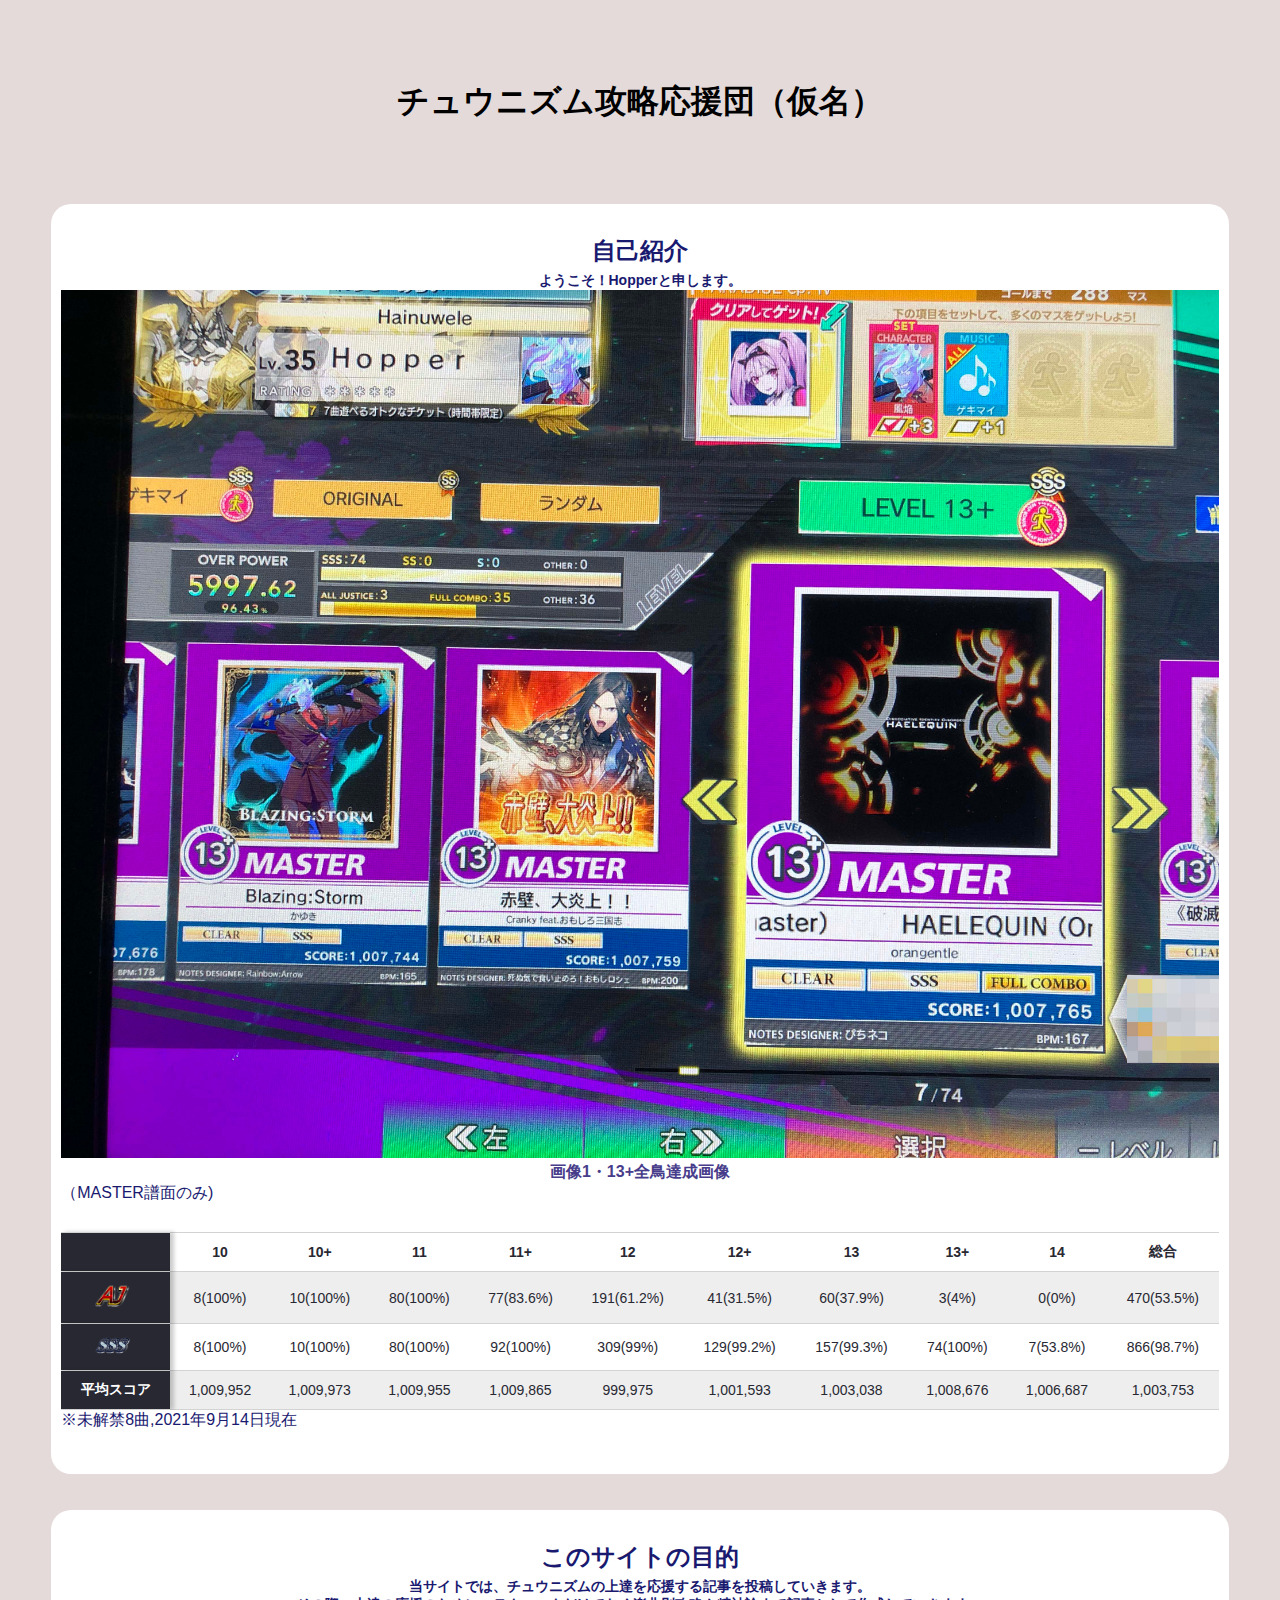
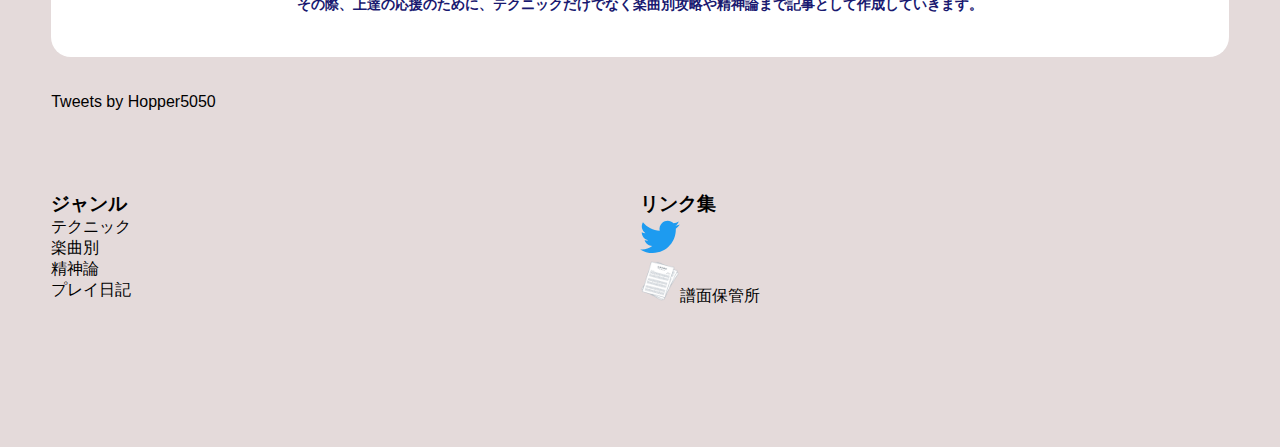
<file: index.html>
<!DOCTYPE html>
<html lang="ja">
    <head>
        <meta charset="UTF-8">
        <meta name="viewport" content="width=device-width">
        <title>チュウニズム攻略応援団（仮名）</title>
        <link rel="stylesheet" href="style.css">
        <link rel="icon" href="favicon.ico">
    </head>

    <body>
        <h1 id="title">チュウニズム攻略応援団（仮名）</h1>
        <main class="container">
            <section class="intro">
                <h2>自己紹介</h2>
                <p>ようこそ！Hopperと申します。</p>
                <div id="sss">
                    <img  class="phone" src="JPEG/AllSSS.jpg" alt="全曲トリプルS達成">
                </div>
                <p class="imgexp">画像1・13+全鳥達成画像</p>
                <p>（MASTER譜面のみ)</p>

                <div class="table-wrapper">
                <table class="table">
                    <thead>
                        <tr>
                            <th></th>
                            <th>10</th>
                            <th>10+</th>
                            <th>11</th>
                            <th>11+</th>
                            <th>12</th>
                            <th>12+</th>
                            <th>13</th>
                            <th>13+</th>
                            <th>14</th>
                            <th><span>総合</span></th>
                        </tr>
                    </thead>
                    <tbody>
                        <tr>
                            <th>
                                <img src="JPEG/AJ.png" alt="AJ">
                            </th>
                            <td>8(100%)</td>
                            <td>10(100%)</td>
                            <td>80(100%)</td>
                            <td>77(83.6%)</td>
                            <td>191(61.2%)</td>
                            <td>41(31.5%)</td>
                            <td>60(37.9%)</td>
                            <td>3(4%)</td>
                            <td>0(0%)</td>
                            <td>470(53.5%)</td>
                        </tr>
                        <tr>
                            <th><img src="JPEG/SSS.png" alt="SSS"></th>
                            <td>8(100%)</td>
                            <td>10(100%)</td>
                            <td>80(100%)</td>
                            <td>92(100%)</td>
                            <td>309(99%)</td>
                            <td>129(99.2%)</td>
                            <td>157(99.3%)</td>
                            <td>74(100%)</td>
                            <td>7(53.8%)</td>
                            <td>866(98.7%)</td>
                        </tr>
                        <tr>
                            <th>平均スコア</th>
                            <td>1,009,952</td>
                            <td>1,009,973</td>
                            <td>1,009,955</td>
                            <td>1,009,865</td>
                            <td>999,975</td>
                            <td>1,001,593</td>
                            <td>1,003,038</td>
                            <td>1,008,676</td>
                            <td>1,006,687</td>
                            <td>1,003,753</td>
                        </tr>
                    </tbody>
                </table>
                </div>
                <p>※未解禁8曲,2021年9月14日現在</p>
            </section>

            <section class="object">
                <h2>このサイトの目的</h2>
                <p>当サイトでは、チュウニズムの上達を応援する記事を投稿していきます。<br>
                    その際、上達の応援のために、テクニックだけでなく楽曲別攻略や精神論まで記事として作成していきます。
                </p>
            </section>

            <a class="twitter-timeline" data-width="400" data-height="600" data-theme="light" href="https://twitter.com/Hopper5050?ref_src=twsrc%5Etfw">Tweets by Hopper5050</a> <script async src="https://platform.twitter.com/widgets.js" charset="utf-8"></script>
        </main>

        <footer class="footer container">
            <nav class="menus">
                <div class="menu-genre">
                    <h3>ジャンル</h3>
                    <ul>
                        <li><a href="#">テクニック</a></li>
                        <li><a href="#">楽曲別</a></li>
                        <li><a href="#">精神論</a></li>
                        <li><a href="#">プレイ日記</a></li>
                    </ul>
                </div>

                <div class="menu-sns">
                    <h3>リンク集</h3>
                    <ul>
                        <li><a href="https://twitter.com/Hopper5050"><img src="Logo blue.svg" alt="Twitter" width="40px" height="40px"></a></li>
                        <li><a href="https://sdvx.in/chunithm.html"><img src="JPEG/gakufu.png" alt="譜面保管所" width="40px" height="40px"></a>譜面保管所</li>
                    </ul>
                </div>

            </nav>

        </footer>
    </body>
</html>
</file>
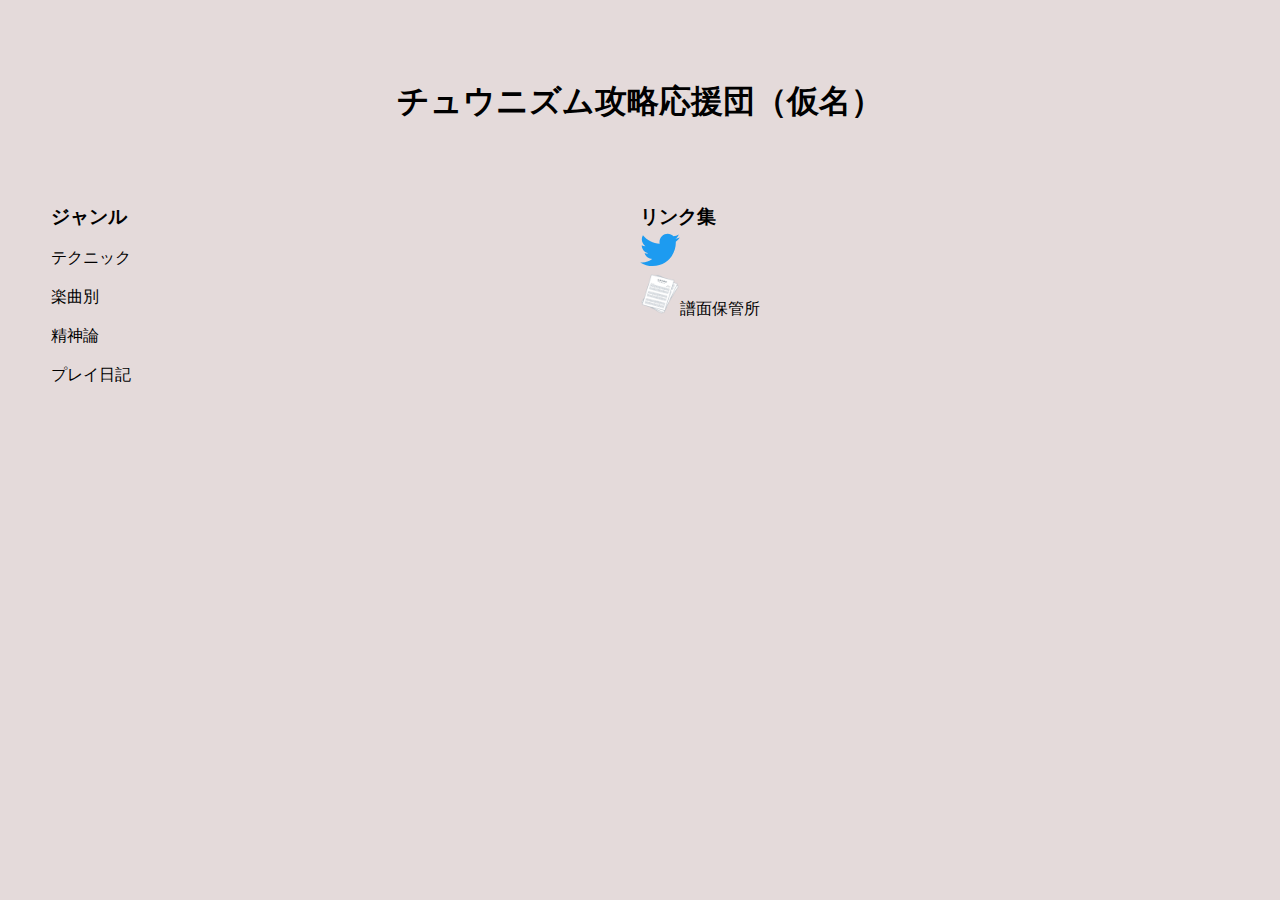
<file: indexdiary.html>
<!DOCTYPE html>
<html lang="ja">
    <head>
        <meta charset="UTF-8">
        <meta name="viewport" content="width=device-width">
        <title>チュウニズム攻略応援団（仮名）</title>
        <link rel="stylesheet" href="style.css">
        <link rel="icon" href="favicon.ico">
    </head>

    <body>
        <h1 id="title"><a href="index.html">チュウニズム攻略応援団（仮名）</a></h1>
        <main class="container">


        </main>

        <footer class="footer container">
            <nav class="menus">
                <div class="menu-genre">
                    <h3>ジャンル</h3><br>
                    <ul>
                        <li><a href="indextech.html">テクニック</a></li><br>
                        <li><a href="indexsong.html">楽曲別</a></li><br>
                        <li><a href="indexmental.html">精神論</a></li><br>
                        <li><a href="indexdiary.html">プレイ日記</a></li>
                    </ul>
                </div>

                <div class="menu-sns">
                    <h3>リンク集</h3>
                    <ul>
                        <li><a href="https://twitter.com/Hopper5050"><img src="Logo blue.svg" alt="Twitter" width="40px" height="40px"></a></li>
                        <li><a href="https://sdvx.in/chunithm.html"><img src="JPEG/gakufu.png" alt="譜面保管所" width="40px" height="40px"></a>譜面保管所</li>
                    </ul>
                </div>

            </nav>

        </footer>
    </body>
</html>
</file>
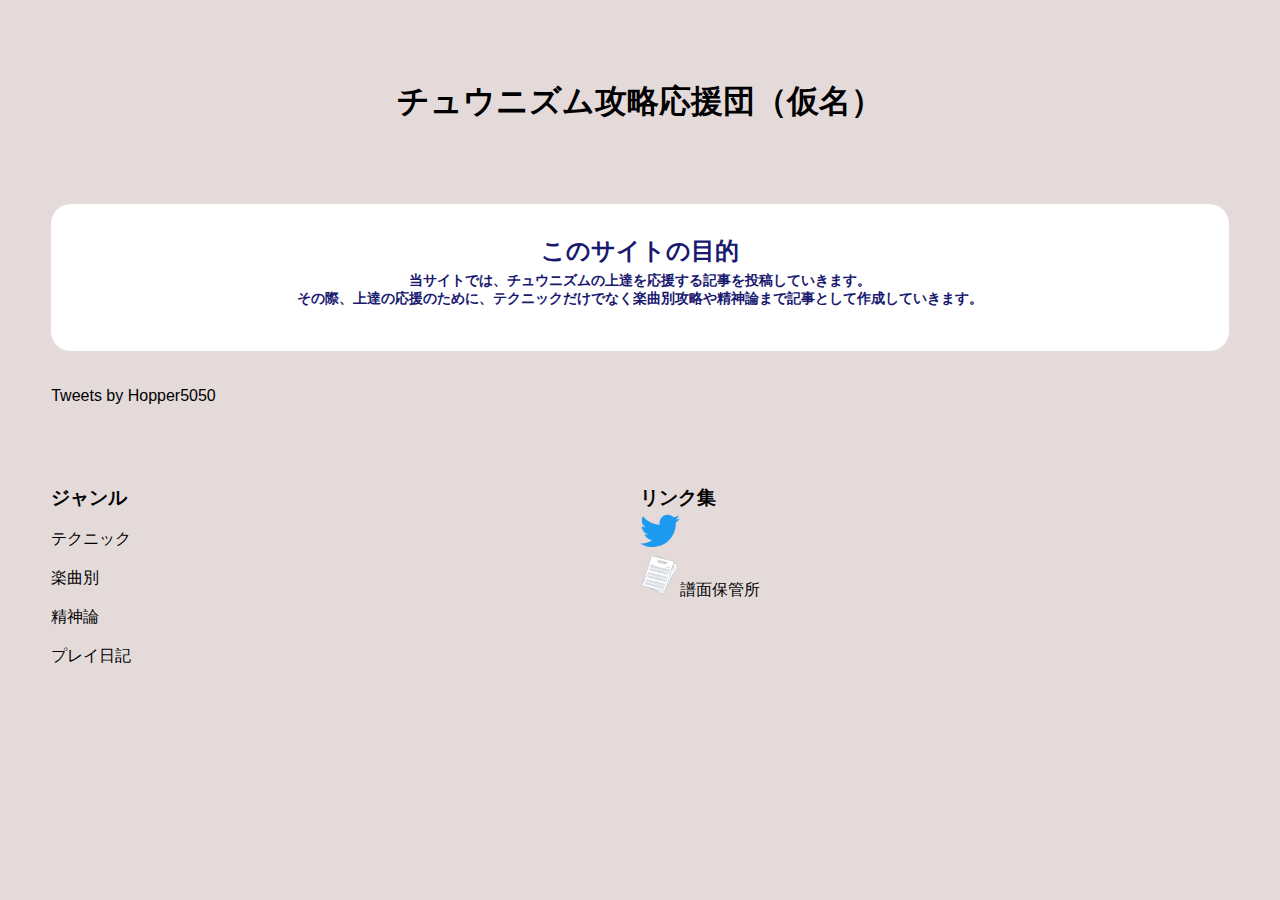
<file: indexmental.html>
<!DOCTYPE html>
<html lang="ja">
    <head>
        <meta charset="UTF-8">
        <meta name="viewport" content="width=device-width">
        <title>チュウニズム攻略応援団（仮名）</title>
        <link rel="stylesheet" href="style.css">
        <link rel="icon" href="favicon.ico">
    </head>

    <body>
        <h1 id="title"><a href="index.html">チュウニズム攻略応援団（仮名）</a></h1>
        <main class="container">

            <section class="object">
                <h2>このサイトの目的</h2>
                <p>当サイトでは、チュウニズムの上達を応援する記事を投稿していきます。<br>
                    その際、上達の応援のために、テクニックだけでなく楽曲別攻略や精神論まで記事として作成していきます。
                </p>
            </section>

            <a class="twitter-timeline" data-width="400" data-height="600" data-theme="light" href="https://twitter.com/Hopper5050?ref_src=twsrc%5Etfw">Tweets by Hopper5050</a> <script async src="https://platform.twitter.com/widgets.js" charset="utf-8"></script>
        </main>

        <footer class="footer container">
            <nav class="menus">
                <div class="menu-genre">
                    <h3>ジャンル</h3><br>
                    <ul>
                        <li><a href="indextech.html">テクニック</a></li><br>
                        <li><a href="indexsong.html">楽曲別</a></li><br>
                        <li><a href="indexmental.html">精神論</a></li><br>
                        <li><a href="indexdiary.html">プレイ日記</a></li>
                    </ul>
                </div>

                <div class="menu-sns">
                    <h3>リンク集</h3>
                    <ul>
                        <li><a href="https://twitter.com/Hopper5050"><img src="Logo blue.svg" alt="Twitter" width="40px" height="40px"></a></li>
                        <li><a href="https://sdvx.in/chunithm.html"><img src="JPEG/gakufu.png" alt="譜面保管所" width="40px" height="40px"></a>譜面保管所</li>
                    </ul>
                </div>

            </nav>

        </footer>
    </body>
</html>
</file>
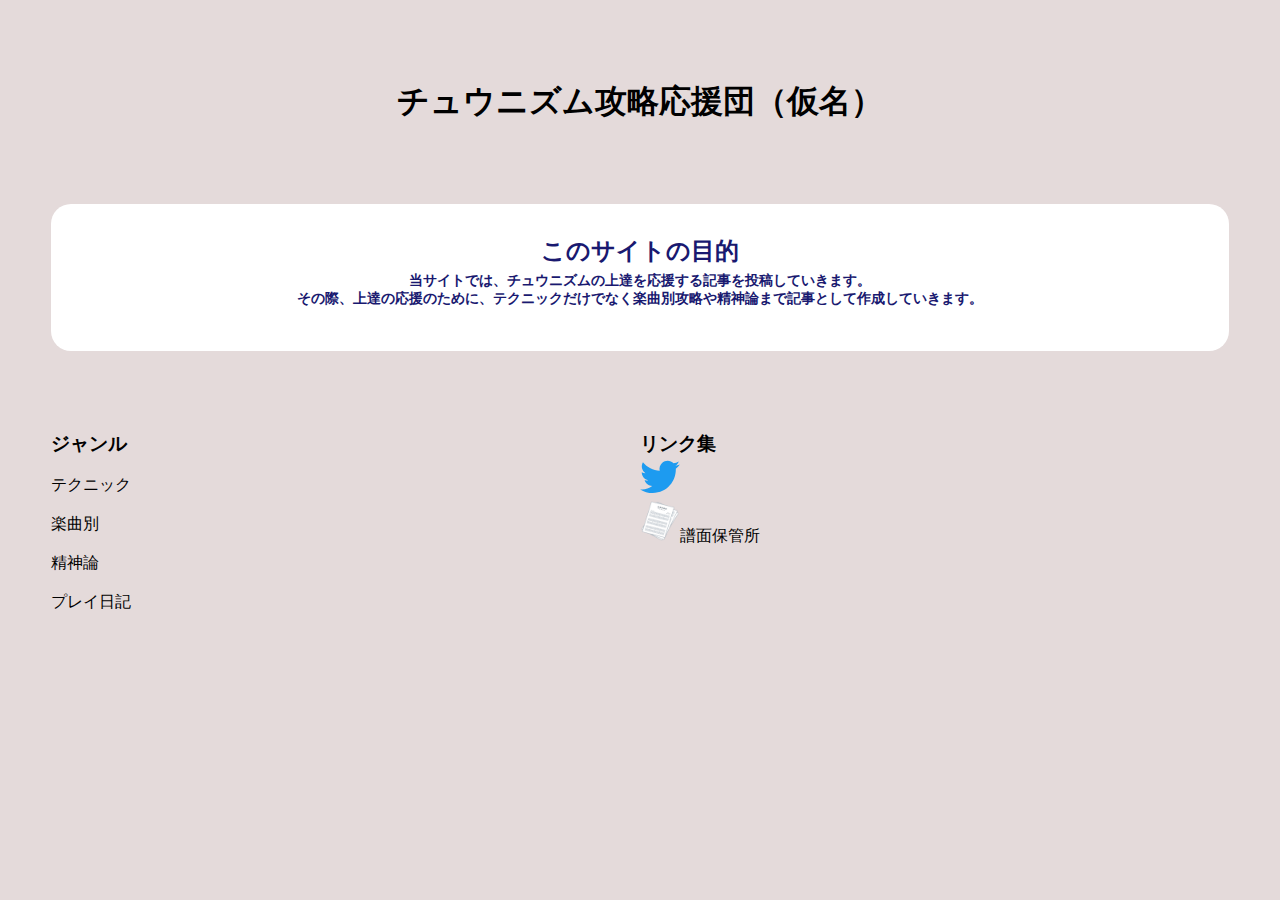
<file: indexsong.html>
<!DOCTYPE html>
<html lang="ja">
    <head>
        <meta charset="UTF-8">
        <meta name="viewport" content="width=device-width">
        <title>チュウニズム攻略応援団（仮名）</title>
        <link rel="stylesheet" href="style.css">
        <link rel="icon" href="favicon.ico">
    </head>

    <body>
        <h1 id="title"><a href="index.html">チュウニズム攻略応援団（仮名）</a></h1>
        <main class="container">


            <section class="object">
                <h2>このサイトの目的</h2>
                <p>当サイトでは、チュウニズムの上達を応援する記事を投稿していきます。<br>
                    その際、上達の応援のために、テクニックだけでなく楽曲別攻略や精神論まで記事として作成していきます。
                </p>
            </section>

        </main>

        <footer class="footer container">
            <nav class="menus">
                <div class="menu-genre">
                    <h3>ジャンル</h3><br>
                    <ul>
                        <li><a href="indextech.html">テクニック</a></li><br>
                        <li><a href="indexsong.html">楽曲別</a></li><br>
                        <li><a href="indexmental.html">精神論</a></li><br>
                        <li><a href="indexdiary.html">プレイ日記</a></li>
                    </ul>
                </div>

                <div class="menu-sns">
                    <h3>リンク集</h3>
                    <ul>
                        <li><a href="https://twitter.com/Hopper5050"><img src="Logo blue.svg" alt="Twitter" width="40px" height="40px"></a></li>
                        <li><a href="https://sdvx.in/chunithm.html"><img src="JPEG/gakufu.png" alt="譜面保管所" width="40px" height="40px"></a>譜面保管所</li>
                    </ul>
                </div>

            </nav>

        </footer>
    </body>
</html>
</file>
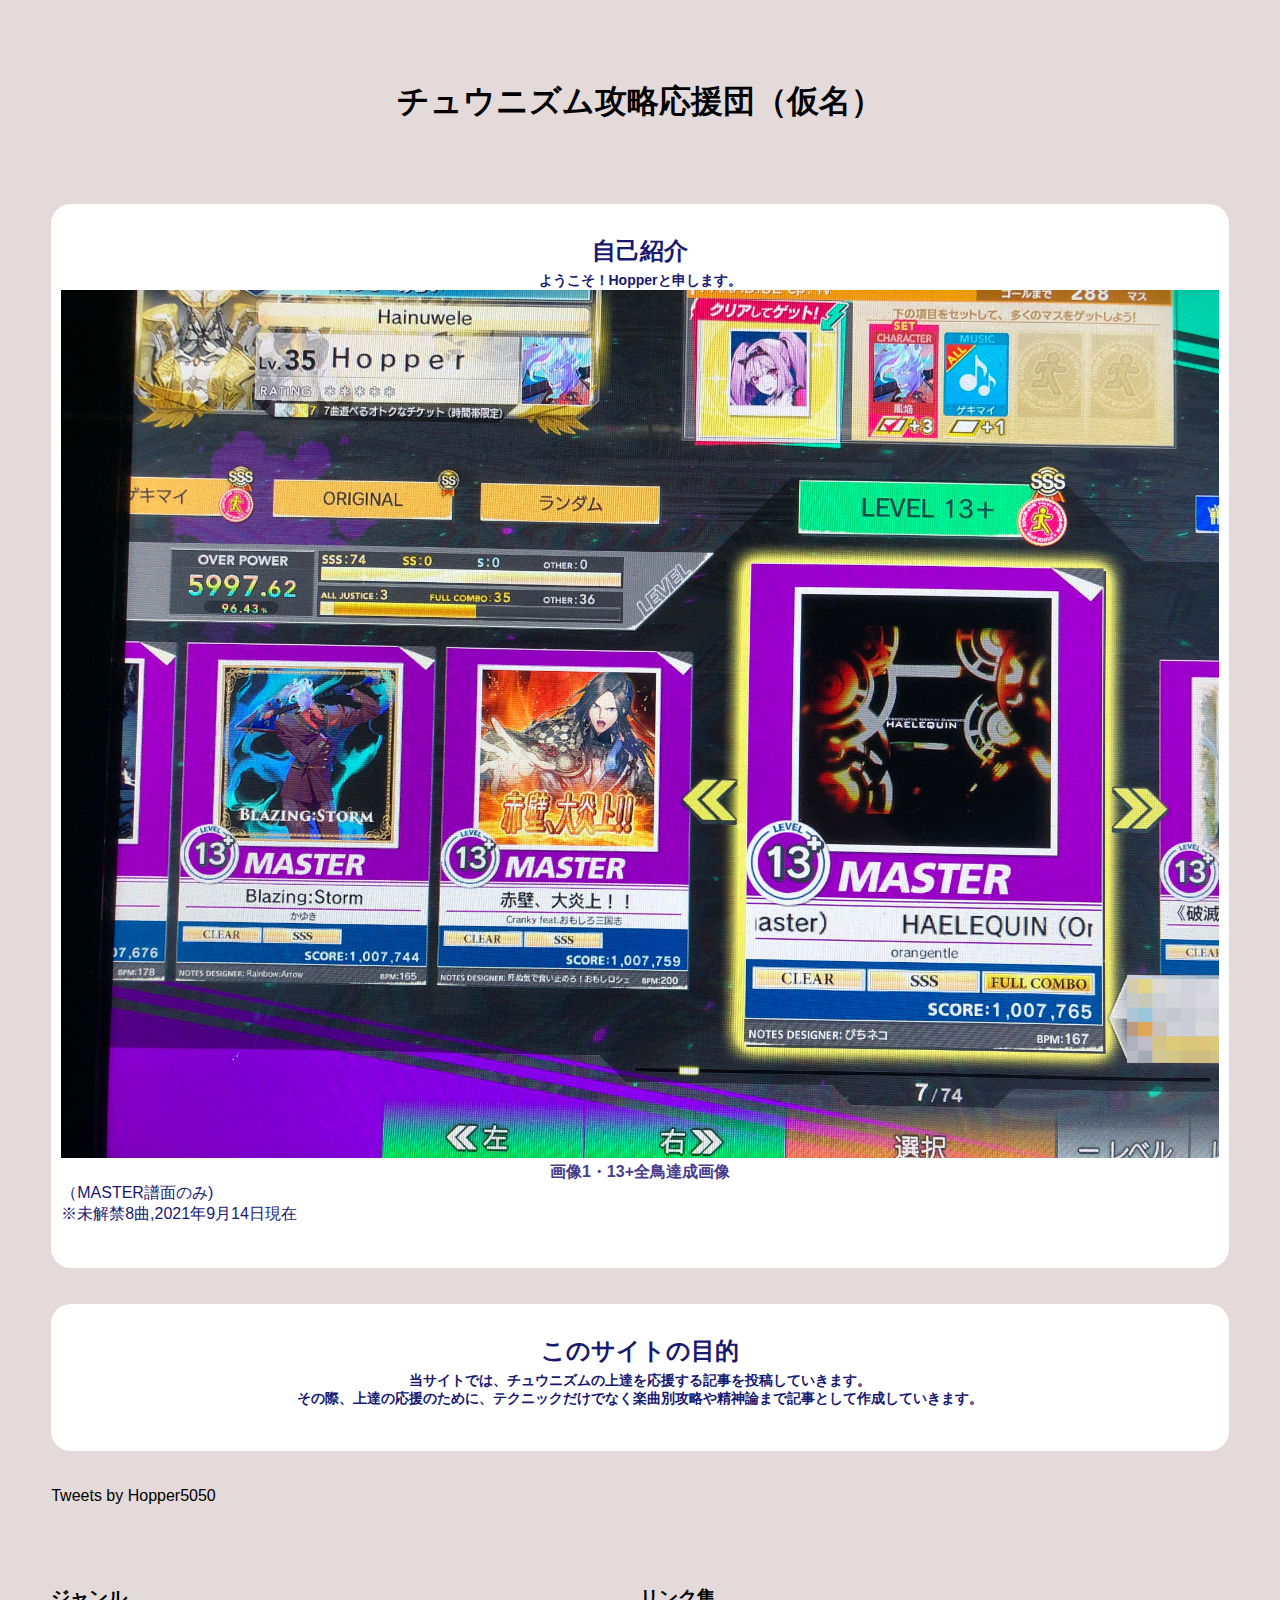
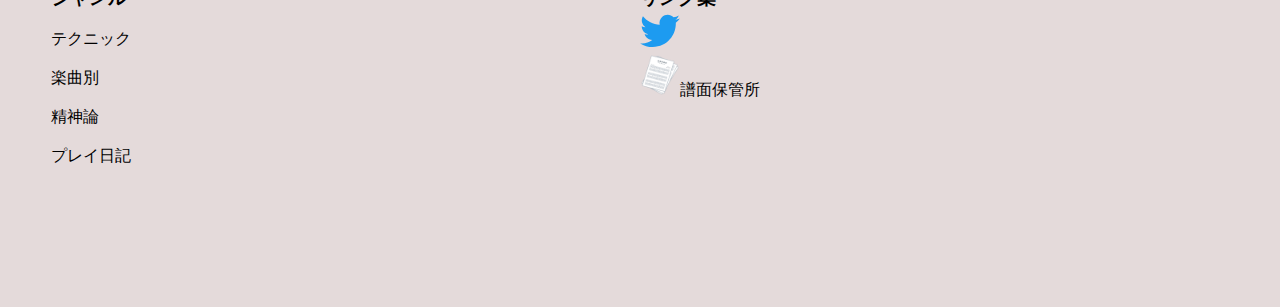
<file: indextech.html>
<!DOCTYPE html>
<html lang="ja">
    <head>
        <meta charset="UTF-8">
        <meta name="viewport" content="width=device-width">
        <title>チュウニズム攻略応援団（仮名）</title>
        <link rel="stylesheet" href="style.css">
        <link rel="icon" href="favicon.ico">
    </head>

    <body>
        <h1 id="title"><a href="index.html">チュウニズム攻略応援団（仮名）</a></h1>
        <main class="container">
            <section class="intro">
                <h2>自己紹介</h2>
                <p>ようこそ！Hopperと申します。</p>
                <div id="sss">
                    <img  class="phone" src="JPEG/AllSSS.jpg" alt="全曲トリプルS達成">
                </div>
                <p class="imgexp">画像1・13+全鳥達成画像</p>
                <p>（MASTER譜面のみ)</p>

                
                <p>※未解禁8曲,2021年9月14日現在</p>
            </section>

            <section class="object">
                <h2>このサイトの目的</h2>
                <p>当サイトでは、チュウニズムの上達を応援する記事を投稿していきます。<br>
                    その際、上達の応援のために、テクニックだけでなく楽曲別攻略や精神論まで記事として作成していきます。
                </p>
            </section>

            <a class="twitter-timeline" data-width="400" data-height="600" data-theme="light" href="https://twitter.com/Hopper5050?ref_src=twsrc%5Etfw">Tweets by Hopper5050</a> <script async src="https://platform.twitter.com/widgets.js" charset="utf-8"></script>
        </main>

        <footer class="footer container">
            <nav class="menus">
                <div class="menu-genre">
                    <h3>ジャンル</h3><br>
                    <ul>
                        <li><a href="indextech.html">テクニック</a></li><br>
                        <li><a href="indexsong.html">楽曲別</a></li><br>
                        <li><a href="indexmental.html">精神論</a></li><br>
                        <li><a href="indexdiary.html">プレイ日記</a></li>
                    </ul>
                </div>

                <div class="menu-sns">
                    <h3>リンク集</h3>
                    <ul>
                        <li><a href="https://twitter.com/Hopper5050"><img src="Logo blue.svg" alt="Twitter" width="40px" height="40px"></a></li>
                        <li><a href="https://sdvx.in/chunithm.html"><img src="JPEG/gakufu.png" alt="譜面保管所" width="40px" height="40px"></a>譜面保管所</li>
                    </ul>
                </div>

            </nav>

        </footer>
    </body>
</html>
</file>
<file: style.css>
@charset "UTF-8";

/*基本*/
body{
    font-family: 'Roboto', sans-serif;
    background: rgb(228, 218, 218);
    color: black;
}

body,h1,h2,h3,p,figure,ul{
    margin: 0;
    padding: 0;
    list-style: none;
}

a{
    text-decoration: none;
    color: inherit;
}

/*タイトル*/
#title{
    text-align: center;
    margin: 80px;
}

/*画像注釈*/
.imgexp{
    text-align: center;
    font-weight: bold;
    color: darkslateblue;
}

.phone{
    max-width: 100%;
}

/*コンテナ*/
.container{
    width: 92%;
    max-width: 1214px;
    margin-left: auto;
    margin-right: auto;
}

/*メインコンテンツ*/
main section{
    margin: 36px 0;
    padding: 31px 10px 43px;
    border-radius: 20px;
    background-color: rgb(255, 255, 255);
    color: midnightblue;
}

main h2{
    margin-bottom: 5px;
    font-size: 24px;
    font-weight: 900;
    text-align: center;
}

main h2+p{
    font-size: 14px;
    font-weight: bold;
    text-align: center;
}

#sss{
    text-align: center;
}

/*テーブル*/
.table{
    width: 100%;
    min-width: 550px;
    table-layout: auto;
    border-spacing: 0;
    margin-top: 28px;
}

.table th,.table td{
    padding: 10px;
    border-spacing: 20px;
    border-bottom: solid 1px #d3d3d3;
    color: #282832;
    font-size: 14px;
    text-align: center;
}

.table thead th{
    border-top: solid 1px #d3d3d3;
}

.table th:nth-child(1){
    background-color: #282832;
    color: #ffffff;
    box-shadow: 4px 0 4px rgba(0,0,0,0.2);

    align-items: center;
}

.table th:nth-child(1) img{
    width: 48px;
    height: auto;
    padding: 3px;
    padding-right: 10px;
    box-sizing: border-box;
}

.table tbody tr:nth-child(odd){
    background: #eeeeee;
}

@media (max-width: 899px){
    .table th,.table td{
        font-size: 13px;
    }

    .table thead span{
        writing-mode: vertical-rl;
        height: 48px;
    }
}

/*レスポンシブテーブル*/
.table-wrapper{
    overflow: auto;
}

.table th:nth-child(1){
    position: sticky;
    position: -webkit-sticky;
    left :0;
    z-index: 1;
}

/*フッター*/
.footer{
    margin-top: 80px;
    margin-bottom: 80px;
}

.menus{
    display: flex;
    flex-wrap: wrap;
}

.menus > *{
    width: 50%;
    margin-bottom: 60px;
}
</file>
